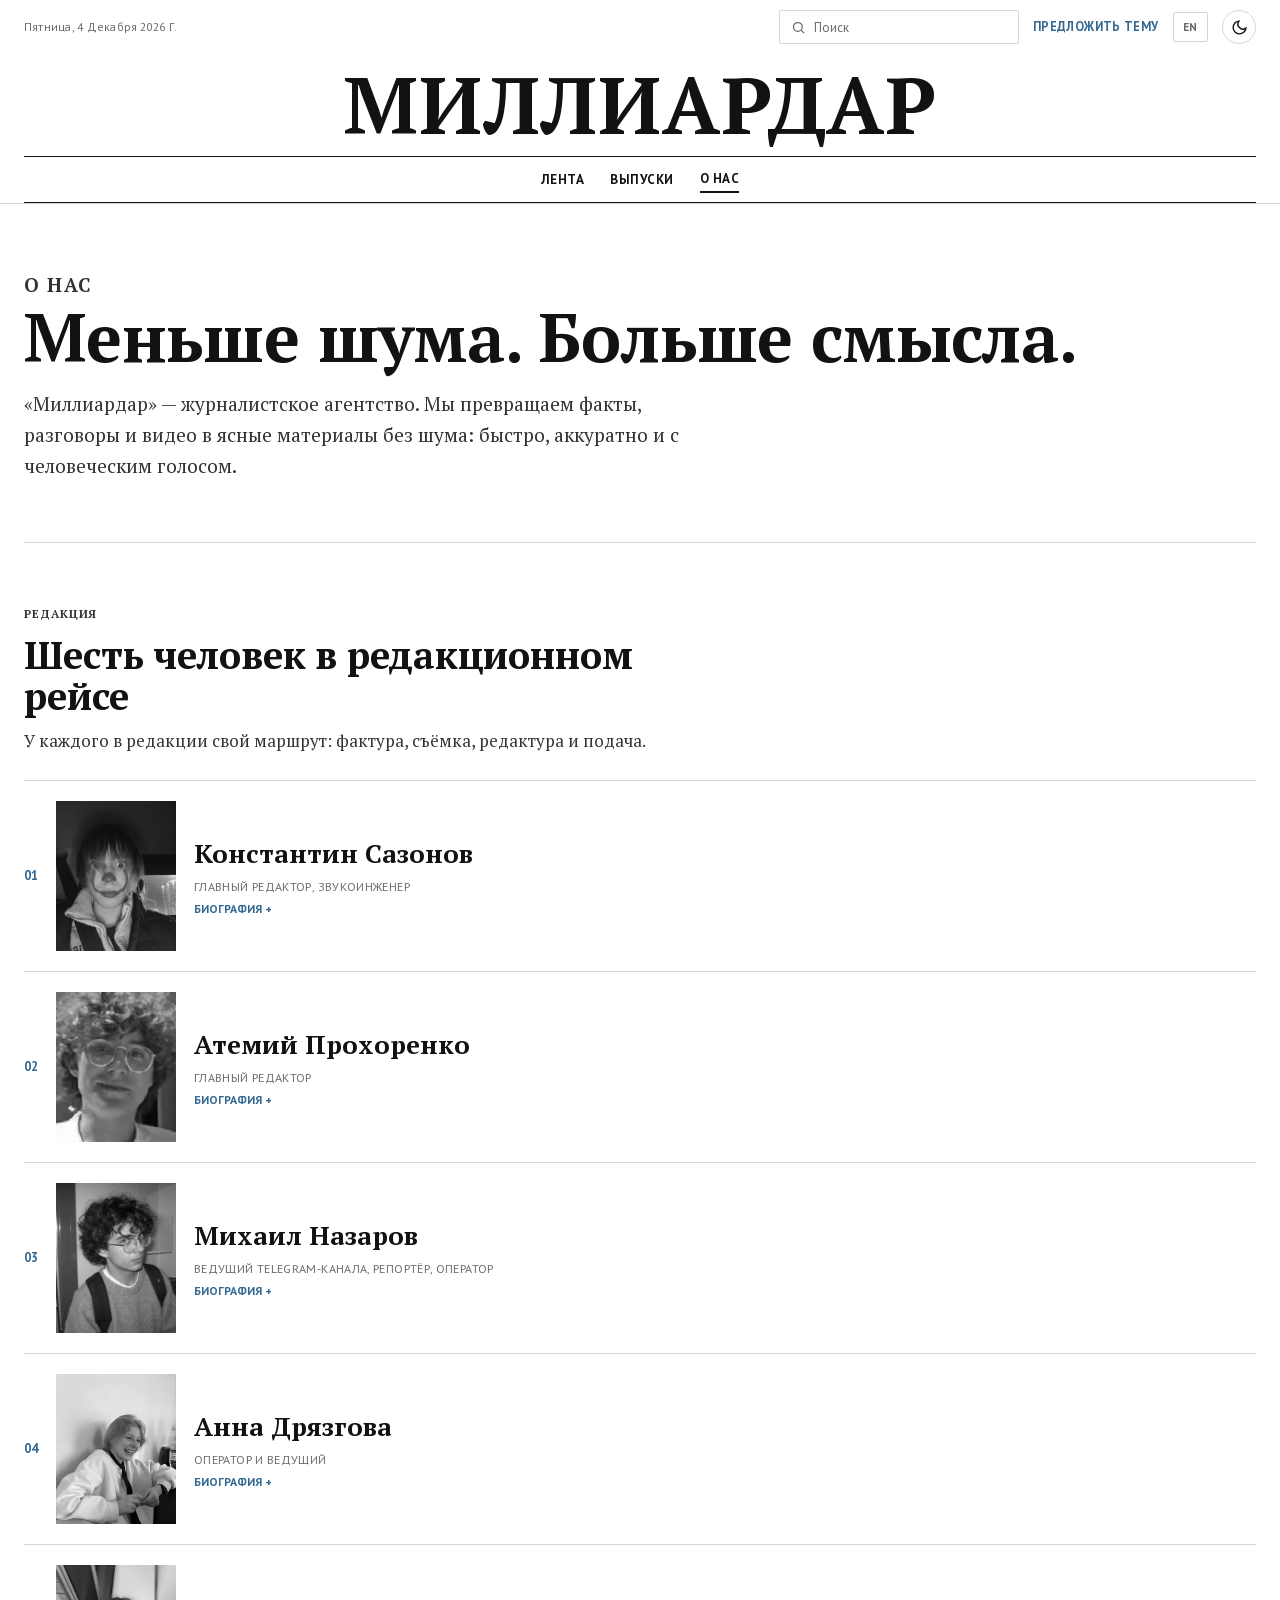
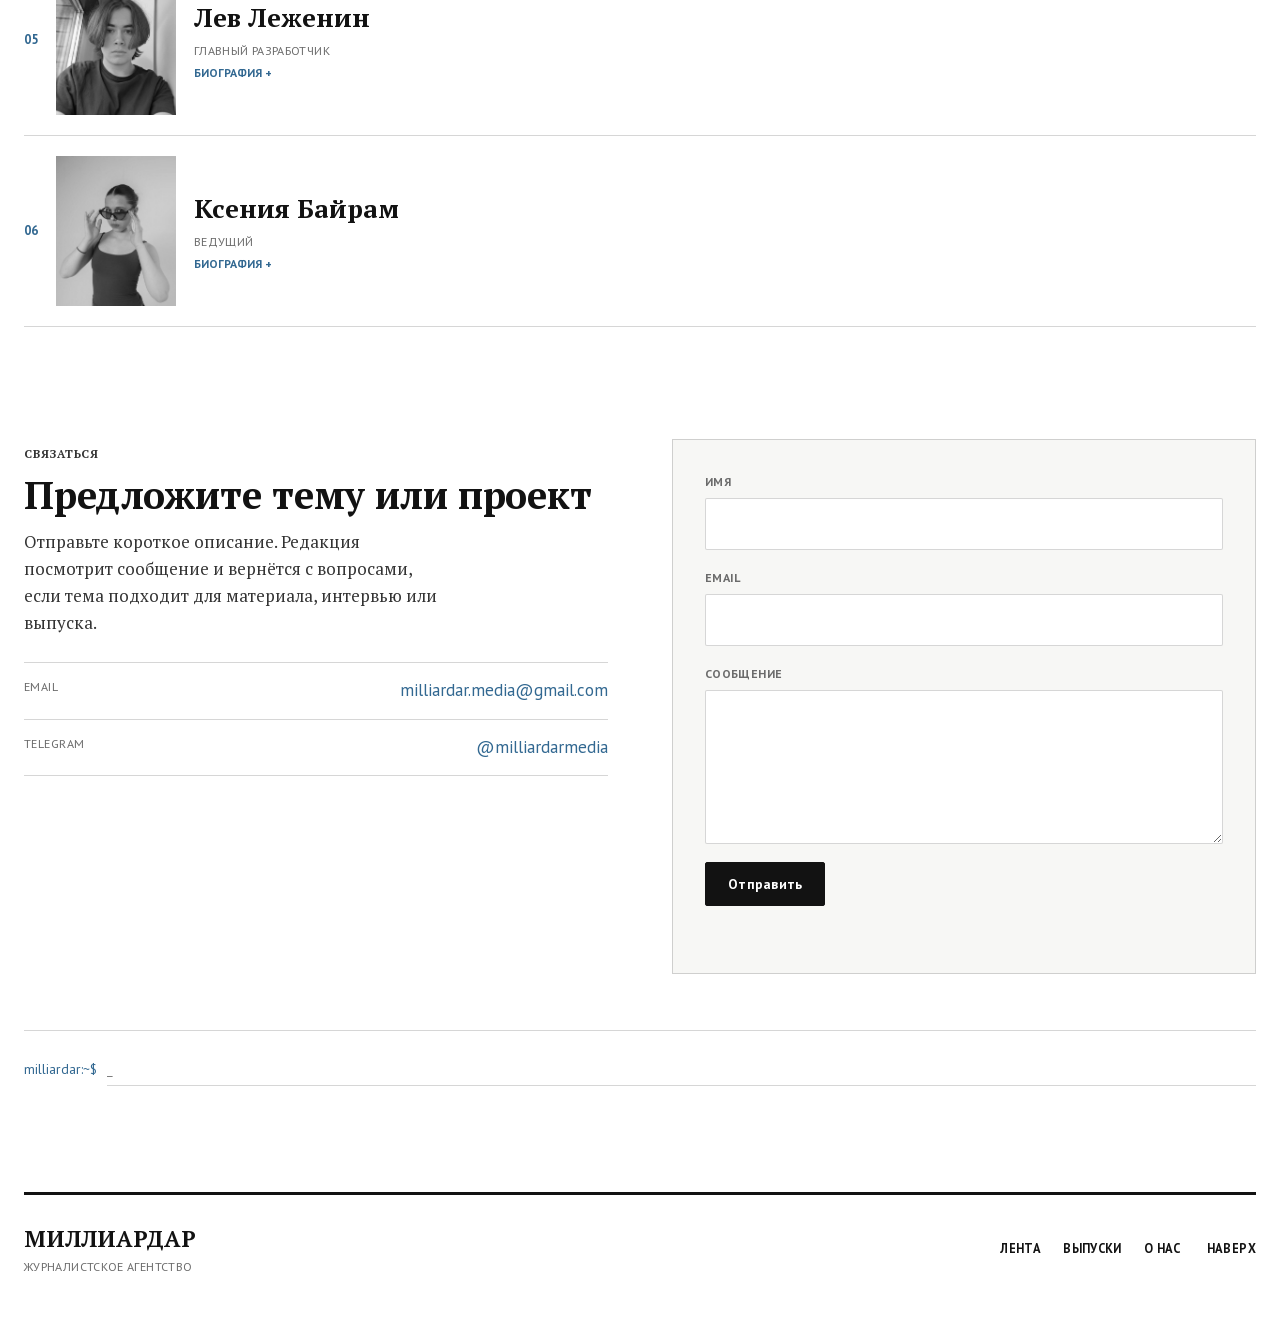
<file: about.html>
<!doctype html>
<html lang="ru">
  <head>
    <meta charset="UTF-8" />
    <meta name="viewport" content="width=device-width, initial-scale=1.0" />
    <script>
      (function () {
        try {
          var t = localStorage.getItem("theme") || (window.matchMedia && window.matchMedia("(prefers-color-scheme: dark)").matches ? "dark" : "light");
          document.documentElement.dataset.theme = t;
        } catch (e) {
          document.documentElement.dataset.theme = "light";
        }
      })();
    </script>
    <meta name="description" content="О журналистском агентстве «Миллиардар»: команда, принципы работы и контакты." />
    <title>О нас — Миллиардар</title>
    <link rel="icon" href="/assets/logo-favicon.png?v=20260620-tab" type="image/png" />
    <link rel="canonical" href="https://milliardarmedia.ru/about" />
    <link rel="alternate" hreflang="ru" href="https://milliardarmedia.ru/about" />
    <link rel="alternate" hreflang="en" href="https://milliardarmedia.ru/en/about" />
    <link rel="alternate" hreflang="x-default" href="https://milliardarmedia.ru/about" />
    <meta property="og:type" content="website" />
    <meta property="og:site_name" content="Миллиардар" />
    <meta property="og:title" content="О нас — Миллиардар" />
    <meta property="og:description" content="Команда, принципы работы и контакты журналистского агентства «Миллиардар»." />
    <meta property="og:url" content="https://milliardarmedia.ru/about" />
    <meta property="og:image" content="https://milliardarmedia.ru/assets/logo-generated-full.png" />
    <meta property="og:locale" content="ru_RU" />
    <meta property="og:locale:alternate" content="en_US" />
    <meta name="twitter:card" content="summary_large_image" />
    <meta name="twitter:title" content="О нас — Миллиардар" />
    <meta name="twitter:description" content="Команда, принципы работы и контакты агентства «Миллиардар»." />
    <meta name="twitter:image" content="https://milliardarmedia.ru/assets/logo-generated-full.png" />
    <link rel="alternate" type="application/rss+xml" title="Миллиардар — лента" href="/rss.xml" />
    <link rel="preload" href="/assets/fonts/ptserif-400-normal-cyrillic.woff2" as="font" type="font/woff2" crossorigin />
    <link rel="preload" href="/assets/fonts/ptsans-400-normal-cyrillic.woff2" as="font" type="font/woff2" crossorigin />
    <link rel="stylesheet" href="/fonts.css?v=20260620-nyt14" />
    <link rel="stylesheet" href="/styles.css?v=20260620-nyt14" />
  </head>
  <body class="about-page">
    <header class="site-header">
      <div class="masthead-top">
        <span class="masthead-date" data-date></span>
        <div class="masthead-tools">
          <form class="nav-search" role="search" action="/feed" method="get">
            <svg viewBox="0 0 24 24" aria-hidden="true">
              <circle cx="11" cy="11" r="7" /><path d="m21 21-4.3-4.3" />
            </svg>
            <label class="visually-hidden" for="about-search-input">Поиск по ленте</label>
            <input id="about-search-input" name="q" type="search" autocomplete="off" placeholder="Поиск" />
          </form>
          <a class="header-cta" href="#contact-form">Предложить тему</a>
          <a class="lang-switch" href="/en/about" hreflang="en" aria-label="In English">EN</a>
          <button class="theme-toggle" type="button" data-theme-toggle aria-label="Переключить тему" aria-pressed="false">
            <svg class="icon-moon" viewBox="0 0 24 24" aria-hidden="true"><path d="M21 12.8A9 9 0 1 1 11.2 3 7 7 0 0 0 21 12.8Z" /></svg>
            <svg class="icon-sun" viewBox="0 0 24 24" aria-hidden="true"><circle cx="12" cy="12" r="4" /><path d="M12 2v2M12 20v2M4 12H2M22 12h-2M5 5l1.5 1.5M17.5 17.5 19 19M19 5l-1.5 1.5M6.5 17.5 5 19" /></svg>
          </button>
        </div>
      </div>

      <a class="brand" href="/" aria-label="Миллиардар - главная">
        <span class="brand-name">Миллиардар</span>
      </a>

      <nav class="site-nav" aria-label="Разделы">
        <a href="/feed">Лента</a>
        <a href="/podcasts">Выпуски</a>
        <a href="/about" aria-current="page">О нас</a>
      </nav>
    </header>

    <main id="top">
      <section class="about-lead reveal">
        <p class="section-kicker">О нас</p>
        <h1>Меньше шума. Больше смысла.</h1>
        <p>
          «Миллиардар» — журналистское агентство. Мы превращаем факты, разговоры
          и видео в ясные материалы без шума: быстро, аккуратно и с человеческим голосом.
        </p>
      </section>

      <section id="team" class="section crew-section reveal" aria-labelledby="team-title">
        <div class="section-lead">
          <p class="section-kicker">Редакция</p>
          <h2 id="team-title">Шесть человек в редакционном рейсе</h2>
          <p>
            У каждого в редакции свой маршрут: фактура, съёмка, редактура и подача.
          </p>
        </div>

        <div class="team-grid">
          <details class="person">
            <summary class="person-summary">
              <span class="person-number">01</span>
              <span class="portrait-shell">
                <img
                  class="portrait portrait-konstantin"
                  src="[data-uri]"
                  data-src="/assets/konstantin-sazonov-color.jpg"
                  data-fallback="/assets/konstantin-sazonov-placeholder.svg"
                  alt="Константин Сазонов"
                  decoding="async"
                />
              </span>
              <span class="person-info">
                <span>Главный редактор, звукоинженер</span>
                <strong>Константин Сазонов</strong>
                <em>Биография</em>
              </span>
            </summary>
            <div class="person-bio">
              <p>
                День рождения: 2 октября. Константин отвечает за редакционную
                линию «Миллиардара»: выбирает темы, собирает фактуру и доводит
                материалы до ясной, точной формы. Его зона внимания - структура
                выпуска, проверка источников и общий тон агентства: чтобы
                материал держался на фактах, но оставался живым и человеческим.
              </p>
            </div>
          </details>

          <details class="person">
            <summary class="person-summary">
              <span class="person-number">02</span>
              <span class="portrait-shell">
                <img
                  class="portrait portrait-atemiy"
                  src="[data-uri]"
                  data-src="/assets/prokhorenko-atemiy-color.jpg"
                  data-fallback="/assets/prokhorenko-atemiy-placeholder.svg"
                  alt="Атемий Прохоренко"
                  decoding="async"
                />
              </span>
              <span class="person-info">
                <span>Главный редактор</span>
                <strong>Атемий Прохоренко</strong>
                <em>Биография</em>
              </span>
            </summary>
            <div class="person-bio">
              <p>
                День рождения: 15 сентября. Атемий работает с редакционной
                логикой и финальной сборкой материалов: уточняет формулировки,
                сверяет факты и помогает отделять сильный повод от лишнего шума.
                В его зоне внимания - аргументация, порядок в тексте и спокойная
                уверенность, с которой история выходит к читателю.
              </p>
            </div>
          </details>

          <details class="person">
            <summary class="person-summary">
              <span class="person-number">03</span>
              <span class="portrait-shell">
                <img
                  class="portrait portrait-mikhail"
                  src="[data-uri]"
                  data-src="/assets/mikhail-nazarov-color.jpg"
                  data-fallback="/assets/mikhail-nazarov-placeholder.svg"
                  alt="Михаил Назаров"
                  decoding="async"
                />
              </span>
              <span class="person-info">
                <span>Ведущий Telegram-канала, репортёр, оператор</span>
                <strong>Михаил Назаров</strong>
                <em>Биография</em>
              </span>
            </summary>
            <div class="person-bio">
              <p>
                День рождения: 3 июня. Михаил работает с визуальным языком
                агентства: съёмкой, светом, композицией и ритмом кадра. Он
                помогает материалам звучать не только текстом, но и изображением,
                которое удерживает внимание и задаёт выпуску нужный темп.
              </p>
            </div>
          </details>

          <details class="person">
            <summary class="person-summary">
              <span class="person-number">04</span>
              <span class="portrait-shell">
                <img
                  class="portrait portrait-anna"
                  src="[data-uri]"
                  data-src="/assets/anna-dryazgova-color.jpg"
                  data-fallback="/assets/anna-dryazgova-placeholder.svg"
                  alt="Анна Дрязгова"
                  decoding="async"
                />
              </span>
              <span class="person-info">
                <span>Оператор и ведущий</span>
                <strong>Анна Дрязгова</strong>
                <em>Биография</em>
              </span>
            </summary>
            <div class="person-bio">
              <p>
                День рождения: 7 октября. Анна ведёт Telegram-направление
                «Миллиардара»: следит за темами, готовит короткие выпуски и
                помогает быстро превращать наблюдения редакции в понятные
                публикации. В репортажах она отвечает за живую подачу, контакт с
                героями и внимание к деталям, из которых складывается история.
              </p>
            </div>
          </details>
          <details class="person">
            <summary class="person-summary">
              <span class="person-number">05</span>
              <span class="portrait-shell">
                <img
                  class="portrait portrait-lev"
                  src="[data-uri]"
                  data-src="/assets/lev-lezhenin-color.jpg"
                  data-fallback="/assets/lev-lezhenin-placeholder.svg"
                  alt="Лев Леженин"
                  decoding="async"
                />
              </span>
              <span class="person-info">
                <span>Главный разработчик</span>
                <strong>Лев Леженин</strong>
                <em>Биография</em>
              </span>
            </summary>
            <div class="person-bio">
              <p>
                Лев отвечает за техническую сторону «Миллиардара»: сайт,
                инфраструктуру и инструменты редакции. Его зона внимания —
                стабильность, скорость и развитие платформы, на которой
                выходят материалы.
              </p>
            </div>
          </details>
          <details class="person">
            <summary class="person-summary">
              <span class="person-number">06</span>
              <span class="portrait-shell">
                <img
                  class="portrait portrait-ksenia"
                  src="[data-uri]"
                  data-src="/assets/ksenia-bayram-color.jpg"
                  data-fallback="/assets/ksenia-bayram-placeholder.svg"
                  alt="Ксения Байрам"
                  decoding="async"
                />
              </span>
              <span class="person-info">
                <span>Ведущий</span>
                <strong>Ксения Байрам</strong>
                <em>Биография</em>
              </span>
            </summary>
            <div class="person-bio">
              <p>
                День рождения: 16 октября. Ксения ведёт эфиры и выпуски
                «Миллиардара»: задаёт тон разговору, держит ритм и помогает
                героям раскрыться в кадре.
              </p>
            </div>
          </details>
        </div>
      </section>

      <section id="contacts" class="section leasing-section reveal">
        <div class="leasing-copy">
          <p class="section-kicker">Связаться</p>
          <h2>Предложите тему или проект</h2>
          <p>
            Отправьте короткое описание. Редакция посмотрит сообщение и вернётся
            с вопросами, если тема подходит для материала, интервью или выпуска.
          </p>
          <ul class="contact-list">
            <li>
              <span>Email</span>
              <a href="mailto:milliardar.media@gmail.com">milliardar.media@gmail.com</a>
            </li>
            <li>
              <span>Telegram</span>
              <a href="https://t.me/milliardarmedia">@milliardarmedia</a>
            </li>
          </ul>
        </div>

        <form
          id="contact-form"
          class="contact-form"
          action="https://formsubmit.co/ajax/milliardar.media@gmail.com"
          method="POST"
          novalidate
        >
          <input type="text" name="_honey" class="hidden-field" tabindex="-1" autocomplete="off" />
          <input type="hidden" name="_subject" value="Новое сообщение с сайта Миллиардар" />
          <input type="hidden" name="_template" value="table" />
          <label>
            <span>Имя</span>
            <input name="name" type="text" autocomplete="name" required />
          </label>
          <label>
            <span>Email</span>
            <input
              name="email"
              type="text"
              inputmode="email"
              autocomplete="email"
              pattern="[^@\s]+@[^@\s]+\.[^@\s]+"
              required
            />
          </label>
          <label>
            <span>Сообщение</span>
            <textarea name="message" rows="5" required></textarea>
          </label>
          <button class="button button-primary" type="submit">Отправить</button>
          <p class="form-note" aria-live="polite"></p>
        </form>
      </section>
    </main>

    <section class="command-console" aria-label="Консоль команд">
      <form class="console-form" id="command-console">
        <span aria-hidden="true">milliardar:~$</span>
        <label class="visually-hidden" for="command-input">Команда</label>
        <input
          id="command-input"
          name="command"
          type="text"
          autocomplete="off"
          spellcheck="false"
          placeholder="_"
        />
      </form>
      <p class="console-output" aria-live="polite"></p>
    </section>

    <footer class="site-footer">
      <div>
        <strong>Миллиардар</strong>
        <span>Журналистское агентство</span>
      </div>
      <nav aria-label="Навигация в подвале">
        <a href="/feed">Лента</a>
        <a href="/podcasts">Выпуски</a>
        <a href="/about">О нас</a>
      </nav>
      <a href="#top">Наверх</a>
    </footer>

    <div class="rickroll-modal" id="rickroll-modal" aria-hidden="true" role="dialog" aria-label="Сюрприз">
      <button class="rickroll-close" type="button" aria-label="Закрыть видео">×</button>
      <div class="rickroll-frame">
        <video
          title="Rick Astley - Never Gonna Give You Up"
          data-src="/assets/rickroll.mp4"
          preload="none"
          controls
          playsinline
        ></video>
      </div>
    </div>

    <script src="/motion.js?v=20260620-nyt14"></script>
    <script src="/navigation.js?v=20260620-nyt14"></script>
    <script src="/script.js?v=20260620-nyt14"></script>
  </body>
</html>
</file>
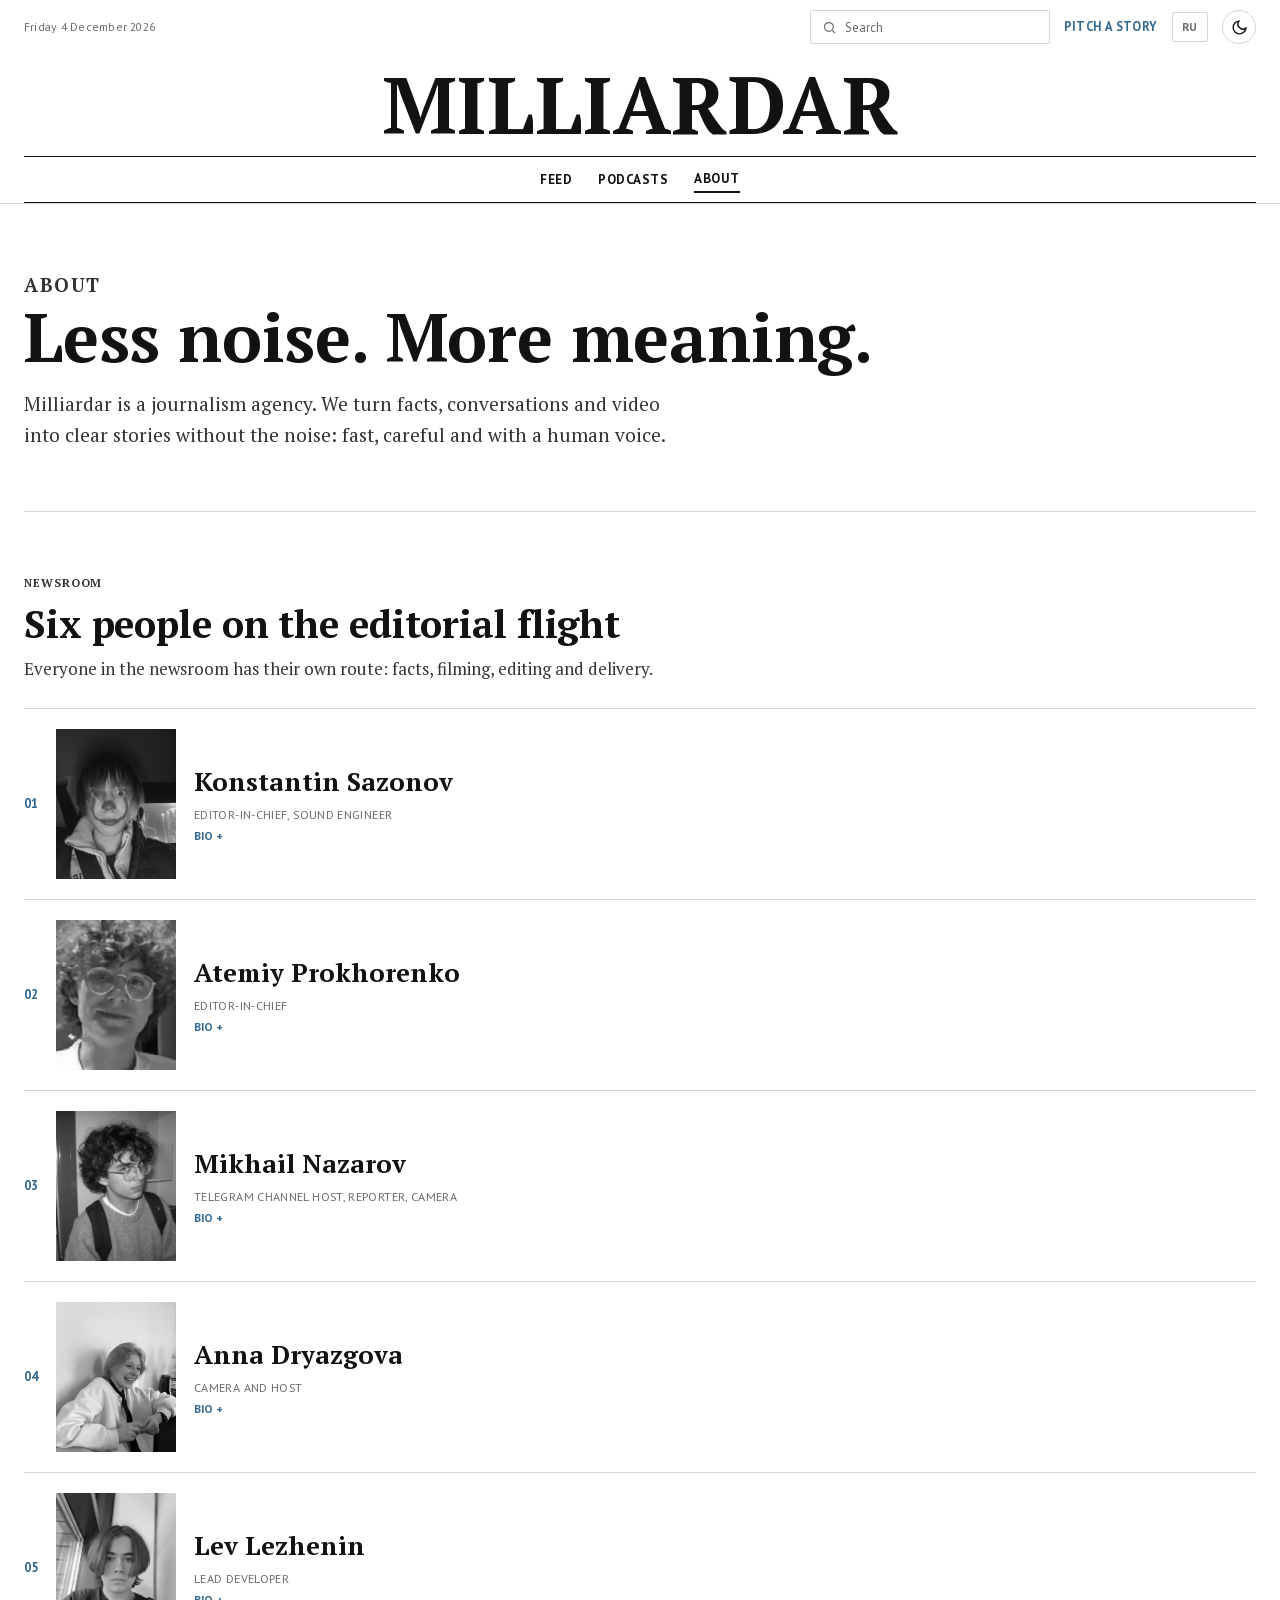
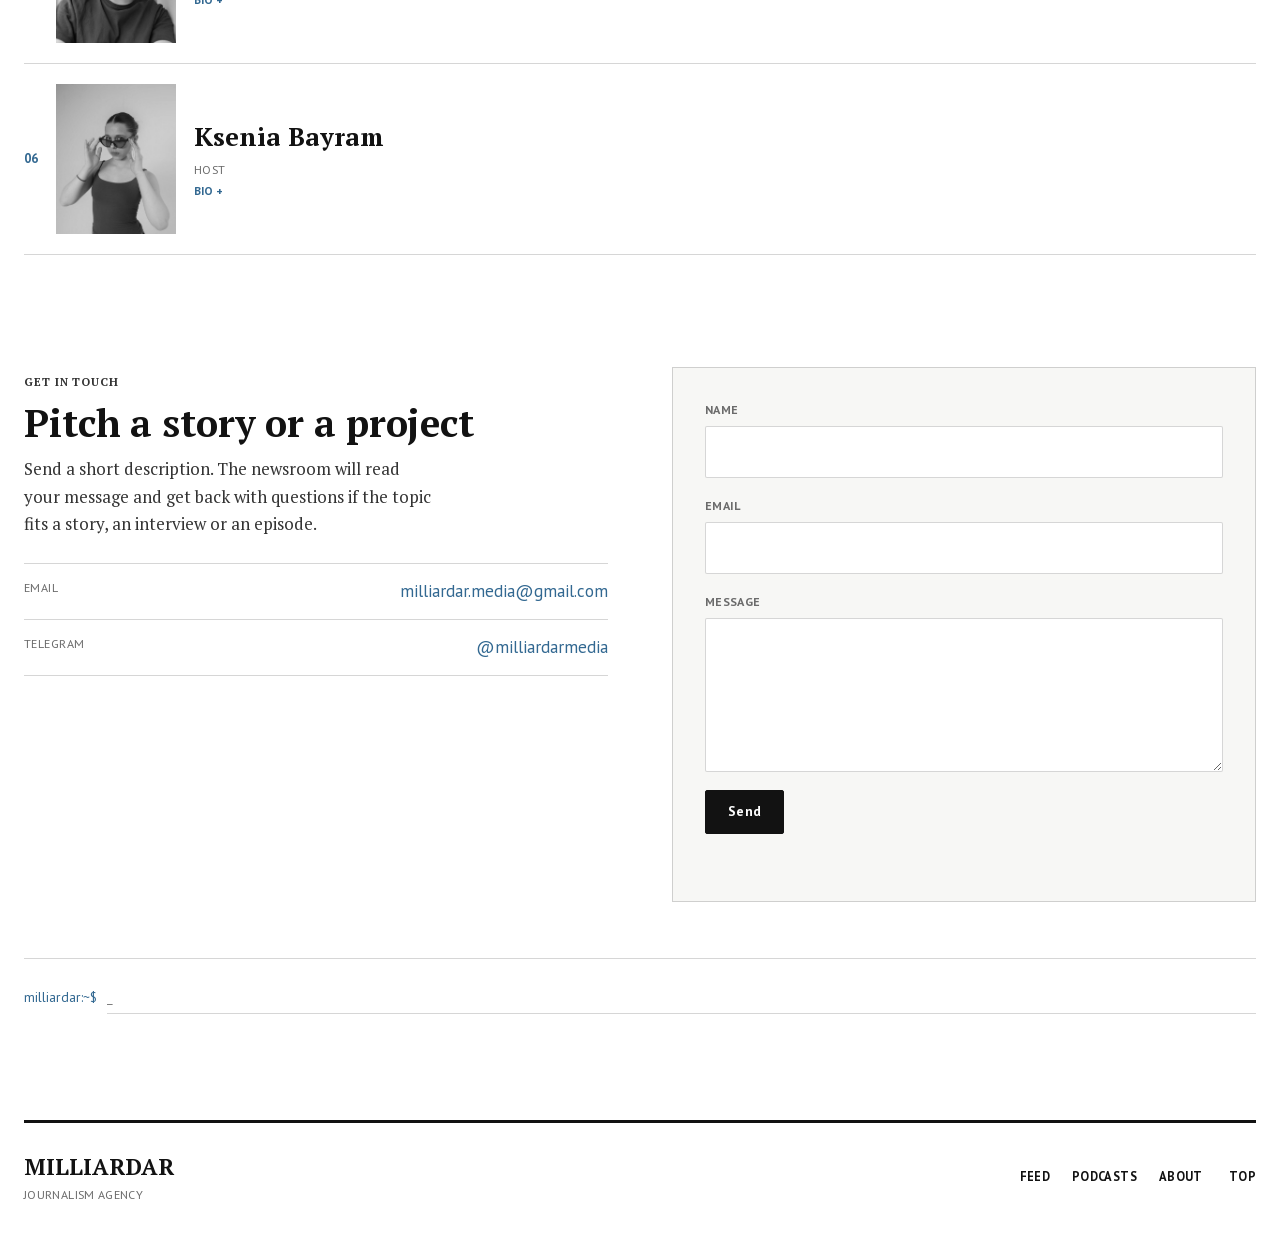
<file: en/about.html>
<!doctype html>
<html lang="en">
  <head>
    <meta charset="UTF-8" />
    <meta name="viewport" content="width=device-width, initial-scale=1.0" />
    <script>
      (function () {
        try {
          var t = localStorage.getItem("theme") || (window.matchMedia && window.matchMedia("(prefers-color-scheme: dark)").matches ? "dark" : "light");
          document.documentElement.dataset.theme = t;
        } catch (e) {
          document.documentElement.dataset.theme = "light";
        }
      })();
    </script>
    <meta name="description" content="About the Milliardar journalism agency: the team, how we work, and contacts." />
    <title>About — Milliardar</title>
    <link rel="icon" href="/assets/logo-favicon.png?v=20260620-tab" type="image/png" />
    <link rel="canonical" href="https://milliardarmedia.ru/en/about" />
    <link rel="alternate" hreflang="en" href="https://milliardarmedia.ru/en/about" />
    <link rel="alternate" hreflang="ru" href="https://milliardarmedia.ru/about" />
    <link rel="alternate" hreflang="x-default" href="https://milliardarmedia.ru/about" />
    <meta property="og:type" content="website" />
    <meta property="og:site_name" content="Milliardar" />
    <meta property="og:title" content="About — Milliardar" />
    <meta property="og:description" content="The team, how we work, and contacts of the Milliardar journalism agency." />
    <meta property="og:url" content="https://milliardarmedia.ru/en/about" />
    <meta property="og:image" content="https://milliardarmedia.ru/assets/logo-generated-full.png" />
    <meta property="og:locale" content="en_US" />
    <meta property="og:locale:alternate" content="ru_RU" />
    <meta name="twitter:card" content="summary_large_image" />
    <meta name="twitter:title" content="About — Milliardar" />
    <meta name="twitter:description" content="The team, how we work, and contacts of the Milliardar agency." />
    <meta name="twitter:image" content="https://milliardarmedia.ru/assets/logo-generated-full.png" />
    <link rel="alternate" type="application/rss+xml" title="Milliardar — feed" href="/rss.xml" />
    <link rel="preload" href="/assets/fonts/ptserif-400-normal-latin.woff2" as="font" type="font/woff2" crossorigin />
    <link rel="preload" href="/assets/fonts/ptsans-400-normal-latin.woff2" as="font" type="font/woff2" crossorigin />
    <link rel="stylesheet" href="/fonts.css?v=20260620-nyt14" />
    <link rel="stylesheet" href="/styles.css?v=20260620-nyt14" />
  </head>
  <body class="about-page">
    <header class="site-header">
      <div class="masthead-top">
        <span class="masthead-date" data-date></span>
        <div class="masthead-tools">
          <form class="nav-search" role="search" action="/en/feed" method="get">
            <svg viewBox="0 0 24 24" aria-hidden="true">
              <circle cx="11" cy="11" r="7" /><path d="m21 21-4.3-4.3" />
            </svg>
            <label class="visually-hidden" for="about-search-input">Search the feed</label>
            <input id="about-search-input" name="q" type="search" autocomplete="off" placeholder="Search" />
          </form>
          <a class="header-cta" href="#contact-form">Pitch a story</a>
          <a class="lang-switch" href="/about" hreflang="ru" aria-label="На русском">RU</a>
          <button class="theme-toggle" type="button" data-theme-toggle aria-label="Toggle theme" aria-pressed="false">
            <svg class="icon-moon" viewBox="0 0 24 24" aria-hidden="true"><path d="M21 12.8A9 9 0 1 1 11.2 3 7 7 0 0 0 21 12.8Z" /></svg>
            <svg class="icon-sun" viewBox="0 0 24 24" aria-hidden="true"><circle cx="12" cy="12" r="4" /><path d="M12 2v2M12 20v2M4 12H2M22 12h-2M5 5l1.5 1.5M17.5 17.5 19 19M19 5l-1.5 1.5M6.5 17.5 5 19" /></svg>
          </button>
        </div>
      </div>

      <a class="brand" href="/en/" aria-label="Milliardar - home">
        <span class="brand-name">Milliardar</span>
      </a>

      <nav class="site-nav" aria-label="Sections">
        <a href="/en/feed">Feed</a>
        <a href="/en/podcasts">Podcasts</a>
        <a href="/en/about" aria-current="page">About</a>
      </nav>
    </header>

    <main id="top">
      <section class="about-lead reveal">
        <p class="section-kicker">About</p>
        <h1>Less noise. More meaning.</h1>
        <p>
          Milliardar is a journalism agency. We turn facts, conversations
          and video into clear stories without the noise: fast, careful and
          with a human voice.
        </p>
      </section>

      <section id="team" class="section crew-section reveal" aria-labelledby="team-title">
        <div class="section-lead">
          <p class="section-kicker">Newsroom</p>
          <h2 id="team-title">Six people on the editorial flight</h2>
          <p>
            Everyone in the newsroom has their own route: facts, filming,
            editing and delivery.
          </p>
        </div>

        <div class="team-grid">
          <details class="person">
            <summary class="person-summary">
              <span class="person-number">01</span>
              <span class="portrait-shell">
                <img
                  class="portrait portrait-konstantin"
                  src="[data-uri]"
                  data-src="/assets/konstantin-sazonov-color.jpg"
                  data-fallback="/assets/konstantin-sazonov-placeholder.svg"
                  alt="Konstantin Sazonov"
                  decoding="async"
                />
              </span>
              <span class="person-info">
                <span>Editor-in-chief, sound engineer</span>
                <strong>Konstantin Sazonov</strong>
                <em>Bio</em>
              </span>
            </summary>
            <div class="person-bio">
              <p>
                Birthday: October 2. Konstantin owns Milliardar's editorial
                line: he picks the topics, gathers the facts and brings stories
                to a clear, precise form. His focus is the structure of an
                issue, source-checking and the agency's overall tone — so a
                story rests on facts yet stays alive and human.
              </p>
            </div>
          </details>

          <details class="person">
            <summary class="person-summary">
              <span class="person-number">02</span>
              <span class="portrait-shell">
                <img
                  class="portrait portrait-atemiy"
                  src="[data-uri]"
                  data-src="/assets/prokhorenko-atemiy-color.jpg"
                  data-fallback="/assets/prokhorenko-atemiy-placeholder.svg"
                  alt="Atemiy Prokhorenko"
                  decoding="async"
                />
              </span>
              <span class="person-info">
                <span>Editor-in-chief</span>
                <strong>Atemiy Prokhorenko</strong>
                <em>Bio</em>
              </span>
            </summary>
            <div class="person-bio">
              <p>
                Birthday: September 15. Atemiy works with editorial logic and
                the final assembly of stories: he sharpens the wording, checks
                the facts and helps separate a strong angle from the noise. His
                focus is the argument, order in the text and the calm confidence
                with which a story reaches the reader.
              </p>
            </div>
          </details>

          <details class="person">
            <summary class="person-summary">
              <span class="person-number">03</span>
              <span class="portrait-shell">
                <img
                  class="portrait portrait-mikhail"
                  src="[data-uri]"
                  data-src="/assets/mikhail-nazarov-color.jpg"
                  data-fallback="/assets/mikhail-nazarov-placeholder.svg"
                  alt="Mikhail Nazarov"
                  decoding="async"
                />
              </span>
              <span class="person-info">
                <span>Telegram channel host, reporter, camera</span>
                <strong>Mikhail Nazarov</strong>
                <em>Bio</em>
              </span>
            </summary>
            <div class="person-bio">
              <p>
                Birthday: June 3. Mikhail works with the agency's visual
                language: filming, light, composition and the rhythm of the
                frame. He helps stories speak not only through text but through
                an image that holds attention and sets the right pace for an
                issue.
              </p>
            </div>
          </details>

          <details class="person">
            <summary class="person-summary">
              <span class="person-number">04</span>
              <span class="portrait-shell">
                <img
                  class="portrait portrait-anna"
                  src="[data-uri]"
                  data-src="/assets/anna-dryazgova-color.jpg"
                  data-fallback="/assets/anna-dryazgova-placeholder.svg"
                  alt="Anna Dryazgova"
                  decoding="async"
                />
              </span>
              <span class="person-info">
                <span>Camera and host</span>
                <strong>Anna Dryazgova</strong>
                <em>Bio</em>
              </span>
            </summary>
            <div class="person-bio">
              <p>
                Birthday: October 7. Anna runs Milliardar's Telegram direction:
                she follows the topics, prepares short releases and helps turn
                the newsroom's observations into clear posts quickly. In
                reports she handles the lively delivery, the contact with
                people and the attention to detail a story is built from.
              </p>
            </div>
          </details>
          <details class="person">
            <summary class="person-summary">
              <span class="person-number">05</span>
              <span class="portrait-shell">
                <img
                  class="portrait portrait-lev"
                  src="[data-uri]"
                  data-src="/assets/lev-lezhenin-color.jpg"
                  data-fallback="/assets/lev-lezhenin-placeholder.svg"
                  alt="Lev Lezhenin"
                  decoding="async"
                />
              </span>
              <span class="person-info">
                <span>Lead developer</span>
                <strong>Lev Lezhenin</strong>
                <em>Bio</em>
              </span>
            </summary>
            <div class="person-bio">
              <p>
                Lev owns the technical side of Milliardar: the website,
                the infrastructure and the newsroom's tools. His focus is
                stability, speed and the platform the stories run on.
              </p>
            </div>
          </details>
          <details class="person">
            <summary class="person-summary">
              <span class="person-number">06</span>
              <span class="portrait-shell">
                <img
                  class="portrait portrait-ksenia"
                  src="[data-uri]"
                  data-src="/assets/ksenia-bayram-color.jpg"
                  data-fallback="/assets/ksenia-bayram-placeholder.svg"
                  alt="Ksenia Bayram"
                  decoding="async"
                />
              </span>
              <span class="person-info">
                <span>Host</span>
                <strong>Ksenia Bayram</strong>
                <em>Bio</em>
              </span>
            </summary>
            <div class="person-bio">
              <p>
                Birthday: October 16. Ksenia hosts Milliardar's broadcasts and
                episodes: she sets the tone of the conversation, keeps the
                rhythm and helps guests open up on camera.
              </p>
            </div>
          </details>
        </div>
      </section>

      <section id="contacts" class="section leasing-section reveal">
        <div class="leasing-copy">
          <p class="section-kicker">Get in touch</p>
          <h2>Pitch a story or a project</h2>
          <p>
            Send a short description. The newsroom will read your message and
            get back with questions if the topic fits a story, an interview or
            an episode.
          </p>
          <ul class="contact-list">
            <li>
              <span>Email</span>
              <a href="mailto:milliardar.media@gmail.com">milliardar.media@gmail.com</a>
            </li>
            <li>
              <span>Telegram</span>
              <a href="https://t.me/milliardarmedia">@milliardarmedia</a>
            </li>
          </ul>
        </div>

        <form
          id="contact-form"
          class="contact-form"
          action="https://formsubmit.co/ajax/milliardar.media@gmail.com"
          method="POST"
          novalidate
        >
          <input type="text" name="_honey" class="hidden-field" tabindex="-1" autocomplete="off" />
          <input type="hidden" name="_subject" value="New message from the Milliardar site" />
          <input type="hidden" name="_template" value="table" />
          <label>
            <span>Name</span>
            <input name="name" type="text" autocomplete="name" required />
          </label>
          <label>
            <span>Email</span>
            <input
              name="email"
              type="text"
              inputmode="email"
              autocomplete="email"
              pattern="[^@\s]+@[^@\s]+\.[^@\s]+"
              required
            />
          </label>
          <label>
            <span>Message</span>
            <textarea name="message" rows="5" required></textarea>
          </label>
          <button class="button button-primary" type="submit">Send</button>
          <p class="form-note" aria-live="polite"></p>
        </form>
      </section>
    </main>

    <section class="command-console" aria-label="Command console">
      <form class="console-form" id="command-console">
        <span aria-hidden="true">milliardar:~$</span>
        <label class="visually-hidden" for="command-input">Command</label>
        <input
          id="command-input"
          name="command"
          type="text"
          autocomplete="off"
          spellcheck="false"
          placeholder="_"
        />
      </form>
      <p class="console-output" aria-live="polite"></p>
    </section>

    <footer class="site-footer">
      <div>
        <strong>Milliardar</strong>
        <span>Journalism agency</span>
      </div>
      <nav aria-label="Footer navigation">
        <a href="/en/feed">Feed</a>
        <a href="/en/podcasts">Podcasts</a>
        <a href="/en/about">About</a>
      </nav>
      <a href="#top">Top</a>
    </footer>

    <div class="rickroll-modal" id="rickroll-modal" aria-hidden="true" role="dialog" aria-label="Surprise">
      <button class="rickroll-close" type="button" aria-label="Close video">×</button>
      <div class="rickroll-frame">
        <video
          title="Rick Astley - Never Gonna Give You Up"
          data-src="/assets/rickroll.mp4"
          preload="none"
          controls
          playsinline
        ></video>
      </div>
    </div>

    <script src="/motion.js?v=20260620-nyt14"></script>
    <script src="/navigation.js?v=20260620-nyt14"></script>
    <script src="/script.js?v=20260620-nyt14"></script>
  </body>
</html>
</file>
<file: fonts.css>
/* Self-hosted PT Serif / PT Sans (Cyrillic + Latin). Generated from Google Fonts css2. */
@font-face {
  font-family: 'PT Sans';
  font-style: italic;
  font-weight: 400;
  font-display: swap;
  src: url(/assets/fonts/ptsans-400-italic-cyrillic-ext.woff2) format('woff2');
  unicode-range: U+0460-052F, U+1C80-1C8A, U+20B4, U+2DE0-2DFF, U+A640-A69F, U+FE2E-FE2F;
}

@font-face {
  font-family: 'PT Sans';
  font-style: italic;
  font-weight: 400;
  font-display: swap;
  src: url(/assets/fonts/ptsans-400-italic-cyrillic.woff2) format('woff2');
  unicode-range: U+0301, U+0400-045F, U+0490-0491, U+04B0-04B1, U+2116;
}

@font-face {
  font-family: 'PT Sans';
  font-style: italic;
  font-weight: 400;
  font-display: swap;
  src: url(/assets/fonts/ptsans-400-italic-latin-ext.woff2) format('woff2');
  unicode-range: U+0100-02BA, U+02BD-02C5, U+02C7-02CC, U+02CE-02D7, U+02DD-02FF, U+0304, U+0308, U+0329, U+1D00-1DBF, U+1E00-1E9F, U+1EF2-1EFF, U+2020, U+20A0-20AB, U+20AD-20C0, U+2113, U+2C60-2C7F, U+A720-A7FF;
}

@font-face {
  font-family: 'PT Sans';
  font-style: italic;
  font-weight: 400;
  font-display: swap;
  src: url(/assets/fonts/ptsans-400-italic-latin.woff2) format('woff2');
  unicode-range: U+0000-00FF, U+0131, U+0152-0153, U+02BB-02BC, U+02C6, U+02DA, U+02DC, U+0304, U+0308, U+0329, U+2000-206F, U+20AC, U+2122, U+2191, U+2193, U+2212, U+2215, U+FEFF, U+FFFD;
}

@font-face {
  font-family: 'PT Sans';
  font-style: italic;
  font-weight: 700;
  font-display: swap;
  src: url(/assets/fonts/ptsans-700-italic-cyrillic-ext.woff2) format('woff2');
  unicode-range: U+0460-052F, U+1C80-1C8A, U+20B4, U+2DE0-2DFF, U+A640-A69F, U+FE2E-FE2F;
}

@font-face {
  font-family: 'PT Sans';
  font-style: italic;
  font-weight: 700;
  font-display: swap;
  src: url(/assets/fonts/ptsans-700-italic-cyrillic.woff2) format('woff2');
  unicode-range: U+0301, U+0400-045F, U+0490-0491, U+04B0-04B1, U+2116;
}

@font-face {
  font-family: 'PT Sans';
  font-style: italic;
  font-weight: 700;
  font-display: swap;
  src: url(/assets/fonts/ptsans-700-italic-latin-ext.woff2) format('woff2');
  unicode-range: U+0100-02BA, U+02BD-02C5, U+02C7-02CC, U+02CE-02D7, U+02DD-02FF, U+0304, U+0308, U+0329, U+1D00-1DBF, U+1E00-1E9F, U+1EF2-1EFF, U+2020, U+20A0-20AB, U+20AD-20C0, U+2113, U+2C60-2C7F, U+A720-A7FF;
}

@font-face {
  font-family: 'PT Sans';
  font-style: italic;
  font-weight: 700;
  font-display: swap;
  src: url(/assets/fonts/ptsans-700-italic-latin.woff2) format('woff2');
  unicode-range: U+0000-00FF, U+0131, U+0152-0153, U+02BB-02BC, U+02C6, U+02DA, U+02DC, U+0304, U+0308, U+0329, U+2000-206F, U+20AC, U+2122, U+2191, U+2193, U+2212, U+2215, U+FEFF, U+FFFD;
}

@font-face {
  font-family: 'PT Sans';
  font-style: normal;
  font-weight: 400;
  font-display: swap;
  src: url(/assets/fonts/ptsans-400-normal-cyrillic-ext.woff2) format('woff2');
  unicode-range: U+0460-052F, U+1C80-1C8A, U+20B4, U+2DE0-2DFF, U+A640-A69F, U+FE2E-FE2F;
}

@font-face {
  font-family: 'PT Sans';
  font-style: normal;
  font-weight: 400;
  font-display: swap;
  src: url(/assets/fonts/ptsans-400-normal-cyrillic.woff2) format('woff2');
  unicode-range: U+0301, U+0400-045F, U+0490-0491, U+04B0-04B1, U+2116;
}

@font-face {
  font-family: 'PT Sans';
  font-style: normal;
  font-weight: 400;
  font-display: swap;
  src: url(/assets/fonts/ptsans-400-normal-latin-ext.woff2) format('woff2');
  unicode-range: U+0100-02BA, U+02BD-02C5, U+02C7-02CC, U+02CE-02D7, U+02DD-02FF, U+0304, U+0308, U+0329, U+1D00-1DBF, U+1E00-1E9F, U+1EF2-1EFF, U+2020, U+20A0-20AB, U+20AD-20C0, U+2113, U+2C60-2C7F, U+A720-A7FF;
}

@font-face {
  font-family: 'PT Sans';
  font-style: normal;
  font-weight: 400;
  font-display: swap;
  src: url(/assets/fonts/ptsans-400-normal-latin.woff2) format('woff2');
  unicode-range: U+0000-00FF, U+0131, U+0152-0153, U+02BB-02BC, U+02C6, U+02DA, U+02DC, U+0304, U+0308, U+0329, U+2000-206F, U+20AC, U+2122, U+2191, U+2193, U+2212, U+2215, U+FEFF, U+FFFD;
}

@font-face {
  font-family: 'PT Sans';
  font-style: normal;
  font-weight: 700;
  font-display: swap;
  src: url(/assets/fonts/ptsans-700-normal-cyrillic-ext.woff2) format('woff2');
  unicode-range: U+0460-052F, U+1C80-1C8A, U+20B4, U+2DE0-2DFF, U+A640-A69F, U+FE2E-FE2F;
}

@font-face {
  font-family: 'PT Sans';
  font-style: normal;
  font-weight: 700;
  font-display: swap;
  src: url(/assets/fonts/ptsans-700-normal-cyrillic.woff2) format('woff2');
  unicode-range: U+0301, U+0400-045F, U+0490-0491, U+04B0-04B1, U+2116;
}

@font-face {
  font-family: 'PT Sans';
  font-style: normal;
  font-weight: 700;
  font-display: swap;
  src: url(/assets/fonts/ptsans-700-normal-latin-ext.woff2) format('woff2');
  unicode-range: U+0100-02BA, U+02BD-02C5, U+02C7-02CC, U+02CE-02D7, U+02DD-02FF, U+0304, U+0308, U+0329, U+1D00-1DBF, U+1E00-1E9F, U+1EF2-1EFF, U+2020, U+20A0-20AB, U+20AD-20C0, U+2113, U+2C60-2C7F, U+A720-A7FF;
}

@font-face {
  font-family: 'PT Sans';
  font-style: normal;
  font-weight: 700;
  font-display: swap;
  src: url(/assets/fonts/ptsans-700-normal-latin.woff2) format('woff2');
  unicode-range: U+0000-00FF, U+0131, U+0152-0153, U+02BB-02BC, U+02C6, U+02DA, U+02DC, U+0304, U+0308, U+0329, U+2000-206F, U+20AC, U+2122, U+2191, U+2193, U+2212, U+2215, U+FEFF, U+FFFD;
}

@font-face {
  font-family: 'PT Serif';
  font-style: italic;
  font-weight: 400;
  font-display: swap;
  src: url(/assets/fonts/ptserif-400-italic-cyrillic-ext.woff2) format('woff2');
  unicode-range: U+0460-052F, U+1C80-1C8A, U+20B4, U+2DE0-2DFF, U+A640-A69F, U+FE2E-FE2F;
}

@font-face {
  font-family: 'PT Serif';
  font-style: italic;
  font-weight: 400;
  font-display: swap;
  src: url(/assets/fonts/ptserif-400-italic-cyrillic.woff2) format('woff2');
  unicode-range: U+0301, U+0400-045F, U+0490-0491, U+04B0-04B1, U+2116;
}

@font-face {
  font-family: 'PT Serif';
  font-style: italic;
  font-weight: 400;
  font-display: swap;
  src: url(/assets/fonts/ptserif-400-italic-latin-ext.woff2) format('woff2');
  unicode-range: U+0100-02BA, U+02BD-02C5, U+02C7-02CC, U+02CE-02D7, U+02DD-02FF, U+0304, U+0308, U+0329, U+1D00-1DBF, U+1E00-1E9F, U+1EF2-1EFF, U+2020, U+20A0-20AB, U+20AD-20C0, U+2113, U+2C60-2C7F, U+A720-A7FF;
}

@font-face {
  font-family: 'PT Serif';
  font-style: italic;
  font-weight: 400;
  font-display: swap;
  src: url(/assets/fonts/ptserif-400-italic-latin.woff2) format('woff2');
  unicode-range: U+0000-00FF, U+0131, U+0152-0153, U+02BB-02BC, U+02C6, U+02DA, U+02DC, U+0304, U+0308, U+0329, U+2000-206F, U+20AC, U+2122, U+2191, U+2193, U+2212, U+2215, U+FEFF, U+FFFD;
}

@font-face {
  font-family: 'PT Serif';
  font-style: italic;
  font-weight: 700;
  font-display: swap;
  src: url(/assets/fonts/ptserif-700-italic-cyrillic-ext.woff2) format('woff2');
  unicode-range: U+0460-052F, U+1C80-1C8A, U+20B4, U+2DE0-2DFF, U+A640-A69F, U+FE2E-FE2F;
}

@font-face {
  font-family: 'PT Serif';
  font-style: italic;
  font-weight: 700;
  font-display: swap;
  src: url(/assets/fonts/ptserif-700-italic-cyrillic.woff2) format('woff2');
  unicode-range: U+0301, U+0400-045F, U+0490-0491, U+04B0-04B1, U+2116;
}

@font-face {
  font-family: 'PT Serif';
  font-style: italic;
  font-weight: 700;
  font-display: swap;
  src: url(/assets/fonts/ptserif-700-italic-latin-ext.woff2) format('woff2');
  unicode-range: U+0100-02BA, U+02BD-02C5, U+02C7-02CC, U+02CE-02D7, U+02DD-02FF, U+0304, U+0308, U+0329, U+1D00-1DBF, U+1E00-1E9F, U+1EF2-1EFF, U+2020, U+20A0-20AB, U+20AD-20C0, U+2113, U+2C60-2C7F, U+A720-A7FF;
}

@font-face {
  font-family: 'PT Serif';
  font-style: italic;
  font-weight: 700;
  font-display: swap;
  src: url(/assets/fonts/ptserif-700-italic-latin.woff2) format('woff2');
  unicode-range: U+0000-00FF, U+0131, U+0152-0153, U+02BB-02BC, U+02C6, U+02DA, U+02DC, U+0304, U+0308, U+0329, U+2000-206F, U+20AC, U+2122, U+2191, U+2193, U+2212, U+2215, U+FEFF, U+FFFD;
}

@font-face {
  font-family: 'PT Serif';
  font-style: normal;
  font-weight: 400;
  font-display: swap;
  src: url(/assets/fonts/ptserif-400-normal-cyrillic-ext.woff2) format('woff2');
  unicode-range: U+0460-052F, U+1C80-1C8A, U+20B4, U+2DE0-2DFF, U+A640-A69F, U+FE2E-FE2F;
}

@font-face {
  font-family: 'PT Serif';
  font-style: normal;
  font-weight: 400;
  font-display: swap;
  src: url(/assets/fonts/ptserif-400-normal-cyrillic.woff2) format('woff2');
  unicode-range: U+0301, U+0400-045F, U+0490-0491, U+04B0-04B1, U+2116;
}

@font-face {
  font-family: 'PT Serif';
  font-style: normal;
  font-weight: 400;
  font-display: swap;
  src: url(/assets/fonts/ptserif-400-normal-latin-ext.woff2) format('woff2');
  unicode-range: U+0100-02BA, U+02BD-02C5, U+02C7-02CC, U+02CE-02D7, U+02DD-02FF, U+0304, U+0308, U+0329, U+1D00-1DBF, U+1E00-1E9F, U+1EF2-1EFF, U+2020, U+20A0-20AB, U+20AD-20C0, U+2113, U+2C60-2C7F, U+A720-A7FF;
}

@font-face {
  font-family: 'PT Serif';
  font-style: normal;
  font-weight: 400;
  font-display: swap;
  src: url(/assets/fonts/ptserif-400-normal-latin.woff2) format('woff2');
  unicode-range: U+0000-00FF, U+0131, U+0152-0153, U+02BB-02BC, U+02C6, U+02DA, U+02DC, U+0304, U+0308, U+0329, U+2000-206F, U+20AC, U+2122, U+2191, U+2193, U+2212, U+2215, U+FEFF, U+FFFD;
}

@font-face {
  font-family: 'PT Serif';
  font-style: normal;
  font-weight: 700;
  font-display: swap;
  src: url(/assets/fonts/ptserif-700-normal-cyrillic-ext.woff2) format('woff2');
  unicode-range: U+0460-052F, U+1C80-1C8A, U+20B4, U+2DE0-2DFF, U+A640-A69F, U+FE2E-FE2F;
}

@font-face {
  font-family: 'PT Serif';
  font-style: normal;
  font-weight: 700;
  font-display: swap;
  src: url(/assets/fonts/ptserif-700-normal-cyrillic.woff2) format('woff2');
  unicode-range: U+0301, U+0400-045F, U+0490-0491, U+04B0-04B1, U+2116;
}

@font-face {
  font-family: 'PT Serif';
  font-style: normal;
  font-weight: 700;
  font-display: swap;
  src: url(/assets/fonts/ptserif-700-normal-latin-ext.woff2) format('woff2');
  unicode-range: U+0100-02BA, U+02BD-02C5, U+02C7-02CC, U+02CE-02D7, U+02DD-02FF, U+0304, U+0308, U+0329, U+1D00-1DBF, U+1E00-1E9F, U+1EF2-1EFF, U+2020, U+20A0-20AB, U+20AD-20C0, U+2113, U+2C60-2C7F, U+A720-A7FF;
}

@font-face {
  font-family: 'PT Serif';
  font-style: normal;
  font-weight: 700;
  font-display: swap;
  src: url(/assets/fonts/ptserif-700-normal-latin.woff2) format('woff2');
  unicode-range: U+0000-00FF, U+0131, U+0152-0153, U+02BB-02BC, U+02C6, U+02DA, U+02DC, U+0304, U+0308, U+0329, U+2000-206F, U+20AC, U+2122, U+2191, U+2193, U+2212, U+2215, U+FEFF, U+FFFD;
}
</file>
<file: styles.css>
/* ============================================================
   МИЛЛИАРДАР — газетный стиль (The New York Times-inspired)
   Light by default · dark via [data-theme="dark"] · PT Serif/Sans
   ============================================================ */

:root {
  --paper: #ffffff;
  --paper-2: #f7f7f5;
  --paper-3: #efeeea;
  --ink: #121212;
  --ink-soft: #2b2b2b;
  --text: #333333;
  --muted: #6b6b6b;
  --line: rgba(0, 0, 0, 0.16);
  --line-soft: rgba(0, 0, 0, 0.08);
  --rule: #121212;
  --accent: #326891;
  --accent-strong: #1d4d72;

  --serif: "PT Serif", Georgia, "Times New Roman", serif;
  --sans: "PT Sans", system-ui, -apple-system, Arial, sans-serif;

  --max: 1180px;
  --wide: 1280px;
  --ease: cubic-bezier(0.22, 1, 0.36, 1);
  --shadow: 0 16px 40px rgba(0, 0, 0, 0.12);
  color-scheme: light;
}

:root[data-theme="dark"] {
  --paper: #121212;
  --paper-2: #1c1c1c;
  --paper-3: #242424;
  --ink: #f2f2f2;
  --ink-soft: #e2e2e2;
  --text: #cfcfcf;
  --muted: #9a9a9a;
  --line: rgba(255, 255, 255, 0.18);
  --line-soft: rgba(255, 255, 255, 0.09);
  --rule: #f2f2f2;
  --accent: #7ab3d9;
  --accent-strong: #9fcbe8;
  color-scheme: dark;
}

* {
  box-sizing: border-box;
}

html {
  scroll-behavior: smooth;
  -webkit-text-size-adjust: 100%;
}

body {
  min-width: 320px;
  margin: 0;
  background: var(--paper);
  color: var(--text);
  font-family: var(--sans);
  font-size: 17px;
  line-height: 1.6;
  -webkit-font-smoothing: antialiased;
  text-rendering: optimizeLegibility;
}

a {
  color: inherit;
  text-decoration: none;
}

button,
input,
textarea {
  font: inherit;
}

button {
  color: inherit;
}

img,
video {
  display: block;
  max-width: 100%;
}

h1,
h2,
h3,
h4,
p,
dl,
dd,
figure {
  margin: 0;
}

h1,
h2,
h3,
h4 {
  font-family: var(--serif);
  font-weight: 700;
  color: var(--ink);
  line-height: 1.08;
  letter-spacing: -0.003em;
}

::selection {
  background: var(--accent);
  color: #fff;
}

:focus-visible {
  outline: 2px solid var(--accent);
  outline-offset: 3px;
}

.visually-hidden,
.hidden-field {
  position: absolute;
  width: 1px !important;
  height: 1px;
  overflow: hidden;
  clip: rect(0 0 0 0);
  clip-path: inset(50%);
  white-space: nowrap;
}

.wrap {
  width: min(calc(100% - 48px), var(--wide));
  margin: 0 auto;
}

/* ---------- shared editorial bits ---------- */
.section-kicker,
.kicker {
  display: inline-block;
  font-family: var(--sans);
  font-size: 0.72rem;
  font-weight: 700;
  letter-spacing: 0.08em;
  text-transform: uppercase;
  color: var(--accent);
}

/* heavy section rule + label */
.section-rule {
  border-top: 3px solid var(--rule);
  padding-top: 10px;
  margin-bottom: 18px;
}

/* ---------- buttons ---------- */
.button {
  display: inline-flex;
  align-items: center;
  justify-content: center;
  gap: 0.5em;
  min-height: 44px;
  padding: 0 22px;
  border: 1px solid var(--ink);
  border-radius: 2px;
  cursor: pointer;
  font-family: var(--sans);
  font-size: 0.86rem;
  font-weight: 700;
  letter-spacing: 0.02em;
  line-height: 1;
  transition: background 180ms var(--ease), color 180ms var(--ease), border-color 180ms var(--ease);
}

.button-primary {
  background: var(--ink);
  border-color: var(--ink);
  color: var(--paper);
}

.button-primary:hover {
  background: var(--accent-strong);
  border-color: var(--accent-strong);
  color: #fff;
}

.button-glass {
  background: transparent;
  color: var(--ink);
}

.button-glass:hover {
  background: var(--paper-2);
}

/* inline prose links (articles) get the blue */
.post-body a,
.contact-list a,
.feed-actions a,
.lead-cover .tile-arrow {
  color: var(--accent);
}

.post-body a:hover,
.contact-list a:hover,
.feed-actions a:hover {
  text-decoration: underline;
}

/* ============================================================
   MASTHEAD
   ============================================================ */
.site-header {
  background: var(--paper);
  border-bottom: 1px solid var(--line);
}

.masthead-top {
  display: flex;
  align-items: center;
  justify-content: space-between;
  gap: 16px;
  width: min(calc(100% - 48px), var(--wide));
  margin: 0 auto;
  padding: 10px 0;
  font-family: var(--sans);
  font-size: 0.74rem;
}

.masthead-date {
  color: var(--muted);
  letter-spacing: 0.02em;
  text-transform: capitalize;
}

.masthead-tools {
  display: flex;
  align-items: center;
  gap: 14px;
}

.theme-toggle {
  display: inline-grid;
  place-items: center;
  width: 34px;
  height: 34px;
  border: 1px solid var(--line);
  border-radius: 50%;
  background: transparent;
  cursor: pointer;
  color: var(--ink);
  transition: background 180ms var(--ease);
}

.theme-toggle:hover {
  background: var(--paper-2);
}

.theme-toggle svg {
  width: 17px;
  height: 17px;
  fill: none;
  stroke: currentColor;
  stroke-width: 2;
}

.theme-toggle .icon-sun {
  display: none;
}

:root[data-theme="dark"] .theme-toggle .icon-sun {
  display: block;
}

:root[data-theme="dark"] .theme-toggle .icon-moon {
  display: none;
}

/* nameplate */
.brand {
  display: block;
  width: min(calc(100% - 48px), var(--wide));
  margin: 0 auto;
  padding: 12px 0 14px;
  text-align: center;
  color: var(--ink);
}

.brand-mark {
  display: none;
}

.brand-name {
  font-family: var(--serif);
  font-weight: 700;
  font-size: clamp(2.6rem, 7vw, 5rem);
  line-height: 0.95;
  letter-spacing: 0.01em;
  text-transform: uppercase;
}

/* section nav */
.site-nav {
  display: flex;
  flex-wrap: wrap;
  align-items: center;
  justify-content: center;
  gap: 26px;
  width: min(calc(100% - 48px), var(--wide));
  margin: 0 auto;
  padding: 9px 0;
  border-top: 1px solid var(--ink);
  border-bottom: 1px solid var(--ink);
}

.site-nav a {
  position: relative;
  font-family: var(--sans);
  font-size: 0.82rem;
  font-weight: 700;
  letter-spacing: 0.04em;
  text-transform: uppercase;
  color: var(--ink);
  padding: 2px 0;
  transition: color 160ms var(--ease);
}

.site-nav a:hover {
  color: var(--accent);
}

.site-nav a[aria-current="page"] {
  border-bottom: 2px solid var(--ink);
}

/* nav search pill (utility row) */
.nav-search {
  position: relative;
  display: flex;
  align-items: center;
}

.nav-search svg {
  position: absolute;
  left: 12px;
  width: 15px;
  height: 15px;
  fill: none;
  stroke: var(--muted);
  stroke-width: 2;
  pointer-events: none;
}

.nav-search input {
  width: clamp(150px, 24vw, 240px);
  height: 34px;
  padding: 0 14px 0 34px;
  border: 1px solid var(--line);
  border-radius: 2px;
  background: var(--paper);
  color: var(--ink);
  font-family: var(--sans);
  font-size: 0.82rem;
  transition: border-color 160ms var(--ease);
}

.nav-search input::placeholder {
  color: var(--muted);
}

.nav-search input:focus {
  outline: none;
  border-color: var(--ink);
}

.header-cta {
  font-family: var(--sans);
  font-size: 0.78rem;
  font-weight: 700;
  letter-spacing: 0.03em;
  text-transform: uppercase;
  color: var(--accent);
  white-space: nowrap;
}

.header-cta:hover {
  text-decoration: underline;
}

/* ============================================================
   PAGE SHELL
   ============================================================ */
.section {
  width: min(calc(100% - 48px), var(--wide));
  margin: 0 auto;
  padding: clamp(32px, 5vw, 56px) 0;
}

main {
  padding-top: 6px;
}

.archive-section {
  width: min(calc(100% - 48px), var(--wide));
  margin: 0 auto;
  padding: clamp(28px, 4vw, 44px) 0 clamp(40px, 6vw, 72px);
}

.archive-head {
  border-top: 3px solid var(--rule);
  padding-top: 12px;
  margin-bottom: 22px;
}

.archive-head h2 {
  font-size: clamp(1.5rem, 2.4vw, 2.1rem);
  margin: 4px 0 6px;
}

/* Rubric filter bar (segmented pills) */
.filter-bar {
  display: flex;
  flex-wrap: wrap;
  gap: 6px;
  margin-bottom: 20px;
}

.filter-chip {
  padding: 8px 16px;
  border: 0;
  border-radius: 999px;
  background: transparent;
  font-family: var(--sans);
  font-size: 0.92rem;
  font-weight: 700;
  color: var(--muted);
  cursor: pointer;
  transition: background 160ms var(--ease), color 160ms var(--ease);
}

.filter-chip:hover {
  color: var(--ink);
}

.filter-chip.is-active {
  background: var(--paper-2);
  color: var(--ink);
}

:root[data-theme="dark"] .filter-chip.is-active {
  background: var(--paper-3);
}

.feed-status,
.podcasts-status {
  font-family: var(--sans);
  font-size: 0.82rem;
  color: var(--muted);
}

.feed-actions {
  display: flex;
  flex-wrap: wrap;
  justify-content: space-between;
  gap: 12px;
  padding: 10px 0;
  margin-bottom: 18px;
  border-bottom: 1px solid var(--line);
  font-family: var(--sans);
  font-size: 0.78rem;
}

.feed-actions span {
  color: var(--muted);
}

/* ============================================================
   FEATURED LEAD (главный материал) — text over image cover
   ============================================================ */
/* Reserve the hero height before JS fills it — prevents layout shift (CLS). */
.lead-cover-slot {
  min-height: clamp(340px, 46vw, 560px);
  margin-bottom: 28px;
  border-radius: 4px;
}

.lead-cover-slot:empty {
  background: var(--paper-2);
}

.lead-cover {
  position: relative;
  display: block;
  overflow: hidden;
  min-height: clamp(340px, 46vw, 560px);
  margin-bottom: 0;
  border-radius: 4px;
  color: #fff;
  isolation: isolate;
}

.lead-cover img {
  position: absolute;
  inset: 0;
  z-index: -2;
  width: 100%;
  height: 100%;
  object-fit: cover;
  transition: transform 700ms var(--ease);
}

.lead-cover:hover img {
  transform: scale(1.03);
}

.lead-cover::after {
  position: absolute;
  inset: 0;
  z-index: -1;
  content: "";
  background: linear-gradient(180deg, rgba(0, 0, 0, 0.15) 35%, rgba(0, 0, 0, 0.82));
}

.lead-cover.no-image {
  color: var(--ink);
  background: var(--paper-2);
  border: 1px solid var(--line);
}

.lead-cover.no-image::after {
  display: none;
}

.lead-body {
  position: relative;
  display: flex;
  flex-direction: column;
  align-items: flex-start;
  gap: 12px;
  height: 100%;
  min-height: inherit;
  padding: clamp(24px, 4vw, 48px);
  justify-content: flex-end;
}

.lead-kicker {
  font-family: var(--sans);
  font-size: 0.74rem;
  font-weight: 700;
  letter-spacing: 0.08em;
  text-transform: uppercase;
  color: #fff;
}

.lead-cover.no-image .lead-kicker {
  color: var(--accent);
}

.lead-cover h2,
.lead-cover h3 {
  max-width: 24ch;
  font-size: clamp(1.9rem, 3.8vw, 3.2rem);
  line-height: 1.04;
  color: inherit;
}

.lead-cover time {
  font-family: var(--sans);
  font-size: 0.76rem;
  letter-spacing: 0.02em;
  text-transform: uppercase;
  color: rgba(255, 255, 255, 0.78);
}

.lead-cover.no-image time {
  color: var(--muted);
}

.tile-arrow {
  font-family: var(--sans);
  font-size: 0.8rem;
  font-weight: 700;
  letter-spacing: 0.02em;
  color: #fff;
}

.lead-cover.no-image .tile-arrow {
  color: var(--accent);
}

.tile-arrow::after {
  content: " →";
}

/* ============================================================
   STORY CARDS (home + feed) — tablets with parallax tilt
   ============================================================ */
.feed-panel-list {
  display: grid;
  grid-template-columns: repeat(auto-fill, minmax(320px, 1fr));
  gap: clamp(18px, 2.4vw, 28px);
  align-items: start;
  min-height: clamp(300px, 46vh, 480px);
}

.feed-card {
  display: flex;
  flex-direction: column;
  overflow: hidden;
  border: 1px solid var(--line);
  border-radius: 6px;
  background: var(--paper-2);
}

.feed-card {
  transition: box-shadow 260ms var(--ease), transform 260ms var(--ease);
}

.feed-card:hover {
  transform: translateY(-3px);
  box-shadow: 0 16px 38px rgba(0, 0, 0, 0.14);
}

/* feed image is a link to the full material */
.feed-media a {
  display: block;
}

.feed-media {
  order: 1;
  overflow: hidden;
  background: var(--paper-3);
}

/* full, uncropped photos */
.feed-media img {
  display: block;
  width: 100%;
  height: auto;
}

.feed-gallery {
  display: grid;
  grid-template-columns: 1fr 1fr;
  gap: 3px;
}

.feed-media-placeholder {
  display: grid;
  place-items: center;
  min-height: 150px;
  background: var(--paper-3);
  font-family: var(--sans);
  font-size: 0.78rem;
  text-transform: uppercase;
  color: var(--muted);
}

.feed-copy {
  display: flex;
  flex-direction: column;
  gap: 9px;
  order: 2;
  padding: 18px 20px 22px;
}

.feed-copy time,
.podcast-card time {
  font-family: var(--sans);
  font-size: 0.74rem;
  letter-spacing: 0.03em;
  text-transform: uppercase;
  color: var(--muted);
}

/* first line of post = headline, in serif */
.feed-copy p {
  font-family: var(--serif);
  font-size: clamp(1.2rem, 1.8vw, 1.5rem);
  line-height: 1.24;
  font-weight: 700;
  color: var(--ink);
}

.feed-card:hover .feed-copy p {
  color: var(--accent-strong);
}

.feed-copy a {
  margin-top: 2px;
  font-family: var(--sans);
  font-size: 0.8rem;
  font-weight: 700;
  color: var(--accent);
}

.feed-empty,
.podcast-empty {
  display: flex;
  flex-direction: column;
  gap: 8px;
  padding: 30px 22px;
  border: 1px solid var(--line);
  border-radius: 6px;
  background: var(--paper-2);
}

.feed-empty span,
.podcast-empty span {
  font-family: var(--sans);
  font-weight: 700;
  color: var(--accent);
}

.feed-more {
  grid-column: 1 / -1;
  display: flex;
  justify-content: center;
  padding-top: 26px;
}

.front-more {
  display: flex;
  justify-content: center;
  margin-top: 26px;
}

/* ============================================================
   FRONT PAGE — headline list + section promos (home only)
   ============================================================ */
.front-headlines {
  border-top: 3px solid var(--rule);
  min-height: clamp(300px, 46vh, 480px);
}

.front-headline {
  display: grid;
  gap: 5px;
  padding: 16px 0;
  border-bottom: 1px solid var(--line);
}

.front-headline time {
  font-family: var(--sans);
  font-size: 0.72rem;
  letter-spacing: 0.04em;
  text-transform: uppercase;
  color: var(--muted);
}

.front-headline h3 {
  font-size: clamp(1.15rem, 2vw, 1.55rem);
  line-height: 1.22;
}

a.front-headline:hover h3 {
  color: var(--accent-strong);
}

/* language switcher in the masthead */
.lang-switch {
  align-self: center;
  padding: 5px 9px;
  border: 1px solid var(--line);
  border-radius: 2px;
  font-family: var(--sans);
  font-size: 0.72rem;
  font-weight: 700;
  letter-spacing: 0.06em;
  color: var(--muted);
  transition: color 160ms var(--ease), border-color 160ms var(--ease);
}

.lang-switch:hover {
  color: var(--ink);
  border-color: var(--ink);
}

/* ============================================================
   PODCASTS
   ============================================================ */
.podcast-grid {
  display: grid;
  grid-template-columns: 1fr;
}

.podcast-card {
  display: flex;
  flex-direction: column;
  gap: 12px;
  padding: 26px 0;
  border-top: 1px solid var(--line);
}

.podcast-card:first-child {
  border-top: 0;
}

.podcast-number {
  font-family: var(--sans);
  font-size: 0.78rem;
  font-weight: 700;
  letter-spacing: 0.04em;
  color: var(--accent);
  order: 1;
}

.podcast-video {
  order: 2;
  overflow: hidden;
  aspect-ratio: 16 / 9;
  background: #000;
}

.podcast-video video,
.podcast-video img {
  width: 100%;
  height: 100%;
  object-fit: cover;
}

.podcast-video iframe {
  width: 100%;
  height: 100%;
  border: 0;
}

/* click-to-play facade for embedded video */
.podcast-facade {
  position: relative;
  display: block;
  width: 100%;
  height: 100%;
  padding: 0;
  border: 0;
  cursor: pointer;
  background: #000;
}

.podcast-play {
  position: absolute;
  inset: 0;
  width: 64px;
  height: 64px;
  margin: auto;
  border-radius: 999px;
  background: rgba(0, 0, 0, 0.55);
  transition: background 160ms var(--ease);
}

.podcast-play::after {
  content: "";
  position: absolute;
  top: 50%;
  left: 54%;
  transform: translate(-50%, -50%);
  border-style: solid;
  border-width: 11px 0 11px 18px;
  border-color: transparent transparent transparent #fff;
}

.podcast-facade:hover .podcast-play {
  background: var(--accent);
}

.podcast-video.is-missing {
  display: grid;
  place-items: center;
  padding: 22px;
  text-align: center;
  background: var(--paper-2);
  font-family: var(--sans);
  font-size: 0.82rem;
  color: var(--muted);
}

.podcast-card time {
  order: 3;
}

.podcast-card h3 {
  order: 4;
  font-size: clamp(1.4rem, 2vw, 1.9rem);
}

.podcast-card p {
  order: 5;
  font-family: var(--serif);
  color: var(--text);
}

@media (min-width: 760px) {
  .podcast-grid {
    grid-template-columns: 1fr 1fr;
    column-gap: 32px;
  }

  .podcast-card:nth-child(2) {
    border-top: 0;
  }

  .podcast-card:nth-child(even) {
    border-left: 1px solid var(--line);
    padding-left: 32px;
  }
}

/* ============================================================
   PAGE INTRO (feed / podcasts / about headers)
   ============================================================ */
.page-intro {
  width: min(calc(100% - 48px), var(--wide));
  margin: 0 auto;
  padding: clamp(26px, 4vw, 44px) 0 6px;
}

.page-intro h1 {
  font-size: clamp(2.4rem, 6vw, 4rem);
  margin: 6px 0 12px;
}

.page-intro p {
  max-width: 60ch;
  font-family: var(--serif);
  font-size: 1.12rem;
  color: var(--text);
}

.page-intro .hero-actions {
  display: flex;
  flex-wrap: wrap;
  gap: 12px;
  margin-top: 20px;
}

/* ============================================================
   ARTICLE / POST PAGE
   ============================================================ */
.post-main {
  width: min(calc(100% - 48px), 720px);
  margin: 0 auto;
  padding: clamp(28px, 5vw, 52px) 0 clamp(48px, 7vw, 84px);
}

.post-back {
  display: inline-block;
  font-family: var(--sans);
  font-size: 0.78rem;
  font-weight: 700;
  letter-spacing: 0.03em;
  text-transform: uppercase;
  color: var(--accent);
  margin-bottom: 22px;
}

.post-back:hover {
  text-decoration: underline;
}

.post-article > .section-kicker {
  margin-bottom: 10px;
}

.post-date {
  display: block;
  margin: 14px 0 20px;
  font-family: var(--sans);
  font-size: 0.8rem;
  letter-spacing: 0.02em;
  color: var(--muted);
}

.post-body p {
  margin-bottom: 20px;
  font-family: var(--serif);
  font-size: 1.22rem;
  line-height: 1.62;
  color: var(--ink-soft);
}

.post-body p:first-child::first-letter {
  float: left;
  margin: 0.06em 0.1em 0 0;
  font-family: var(--serif);
  font-size: 3.2em;
  font-weight: 700;
  line-height: 0.72;
  color: var(--ink);
}

.post-muted {
  color: var(--muted);
}

.post-media {
  margin: 26px 0 8px;
}

.post-media img {
  width: 100%;
  height: auto;
  border-radius: 3px;
}

.post-gallery img {
  aspect-ratio: 3 / 2;
  object-fit: cover;
  border-radius: 3px;
}

.post-gallery {
  display: grid;
  grid-template-columns: repeat(2, 1fr);
  gap: 6px;
}

.post-gallery img:first-child:nth-last-child(odd) {
  grid-column: 1 / -1;
}

.post-share {
  display: flex;
  flex-wrap: wrap;
  align-items: center;
  gap: 10px;
  margin-top: 26px;
  padding-top: 22px;
  border-top: 1px solid var(--line);
}

.post-share-label {
  font-family: var(--sans);
  font-size: 0.78rem;
  font-weight: 700;
  text-transform: uppercase;
  letter-spacing: 0.03em;
  color: var(--muted);
}

.share-btn {
  padding: 7px 14px;
  border: 1px solid var(--line);
  border-radius: 999px;
  background: transparent;
  cursor: pointer;
  font-family: var(--sans);
  font-size: 0.82rem;
  font-weight: 700;
  color: var(--ink);
  transition: color 160ms var(--ease), border-color 160ms var(--ease);
}

.share-btn:hover,
.share-btn.is-copied {
  color: var(--accent);
  border-color: var(--accent);
}

.post-actions {
  display: flex;
  flex-wrap: wrap;
  gap: 12px;
  margin-top: 20px;
}

.post-404-title {
  margin: 10px 0 14px;
  font-size: clamp(2rem, 5vw, 3.2rem);
}

/* ============================================================
   ABOUT — manifesto / contributors / contacts
   ============================================================ */
.about-lead {
  width: min(calc(100% - 48px), var(--wide));
  margin: 0 auto;
  padding: clamp(30px, 5vw, 60px) 0;
  border-bottom: 1px solid var(--line);
}

.about-lead h1 {
  font-size: clamp(2.4rem, 6vw, 4.2rem);
  margin-bottom: 16px;
}

.about-lead p {
  max-width: 66ch;
  font-family: var(--serif);
  font-size: 1.2rem;
  color: var(--text);
}

.section-lead {
  max-width: 70ch;
  margin-bottom: 26px;
}

.section-lead h2 {
  font-size: clamp(1.7rem, 3vw, 2.6rem);
  margin: 8px 0 10px;
}

.section-lead p {
  font-family: var(--serif);
  color: var(--text);
}

/* contributors */
.team-grid {
  display: grid;
  grid-template-columns: 1fr;
  border-top: 1px solid var(--line);
}

.person {
  border-bottom: 1px solid var(--line);
}

.person-summary {
  display: grid;
  grid-template-columns: auto auto 1fr;
  align-items: center;
  gap: 18px;
  padding: 20px 0;
  cursor: pointer;
  list-style: none;
}

.person-summary::-webkit-details-marker {
  display: none;
}

.person-number {
  font-family: var(--sans);
  font-size: 0.8rem;
  font-weight: 700;
  color: var(--accent);
}

.portrait-shell {
  width: clamp(88px, 12vw, 120px);
  height: clamp(112px, 15vw, 150px);
  overflow: hidden;
  background: var(--paper-2);
}

.portrait {
  width: 100%;
  height: 100%;
  object-fit: cover;
  filter: grayscale(1);
  transition: filter 300ms var(--ease);
}

.person:hover .portrait,
.person[open] .portrait {
  filter: grayscale(0);
}

.person-info {
  display: flex;
  flex-direction: column;
  gap: 3px;
}

.person-info span {
  order: 2;
  font-family: var(--sans);
  font-size: 0.76rem;
  text-transform: uppercase;
  letter-spacing: 0.03em;
  color: var(--muted);
}

.person-info strong {
  order: 1;
  font-family: var(--serif);
  font-size: clamp(1.3rem, 2vw, 1.7rem);
  font-weight: 700;
  color: var(--ink);
}

.person-info em {
  order: 3;
  font-family: var(--sans);
  font-style: normal;
  font-size: 0.74rem;
  font-weight: 700;
  text-transform: uppercase;
  color: var(--accent);
}

.person-info em::after {
  content: " +";
}

.person[open] .person-info em::after {
  content: " −";
}

.person-bio {
  display: grid;
  grid-template-rows: 0fr;
  transition: grid-template-rows 360ms var(--ease);
}

.person[open] .person-bio {
  grid-template-rows: 1fr;
}

.person-bio > p {
  overflow: hidden;
  max-width: 70ch;
  font-family: var(--serif);
  color: var(--text);
}

.person[open] .person-bio > p {
  padding-bottom: 22px;
}

/* contacts */
.leasing-section {
  display: grid;
  grid-template-columns: 1fr 1fr;
  gap: clamp(28px, 5vw, 70px);
  align-items: start;
}

.leasing-copy h2 {
  font-size: clamp(1.7rem, 3vw, 2.6rem);
  margin: 8px 0 12px;
}

.leasing-copy p {
  max-width: 46ch;
  font-family: var(--serif);
  color: var(--text);
}

.contact-list {
  margin-top: 26px;
  padding: 0;
  list-style: none;
  border-top: 1px solid var(--line);
}

.contact-list li {
  display: flex;
  justify-content: space-between;
  gap: 16px;
  padding: 14px 0;
  border-bottom: 1px solid var(--line);
}

.contact-list span {
  font-family: var(--sans);
  font-size: 0.76rem;
  text-transform: uppercase;
  letter-spacing: 0.04em;
  color: var(--muted);
}

.contact-form {
  display: flex;
  flex-direction: column;
  gap: 18px;
  padding: clamp(22px, 3vw, 32px);
  border: 1px solid var(--line);
  background: var(--paper-2);
}

.contact-form label {
  display: flex;
  flex-direction: column;
  gap: 7px;
}

.contact-form label span {
  font-family: var(--sans);
  font-size: 0.76rem;
  font-weight: 700;
  text-transform: uppercase;
  letter-spacing: 0.03em;
  color: var(--muted);
}

.contact-form input,
.contact-form textarea {
  padding: 12px 14px;
  border: 1px solid var(--line);
  border-radius: 2px;
  background: var(--paper);
  color: var(--ink);
  font-family: var(--serif);
  font-size: 1rem;
  resize: vertical;
}

.contact-form input:focus,
.contact-form textarea:focus {
  outline: none;
  border-color: var(--ink);
}

.contact-form .button {
  align-self: flex-start;
}

.form-note {
  min-height: 1.2em;
  font-family: var(--sans);
  font-size: 0.86rem;
  color: var(--accent);
}

/* ============================================================
   COMMAND CONSOLE (easter egg) + RICKROLL
   ============================================================ */
.command-console {
  width: min(calc(100% - 48px), var(--wide));
  margin: 0 auto;
  padding: 22px 0 40px;
  border-top: 1px solid var(--line);
}

.console-form {
  display: flex;
  align-items: center;
  gap: 10px;
  font-family: var(--sans);
  font-size: 0.86rem;
  color: var(--muted);
}

.console-form span {
  color: var(--accent);
}

.console-form input {
  flex: 1;
  min-width: 0;
  padding: 5px 0;
  border: 0;
  border-bottom: 1px solid var(--line);
  background: transparent;
  color: var(--ink);
  font-family: var(--sans);
}

.console-form input:focus {
  outline: none;
  border-bottom-color: var(--ink);
}

.console-output {
  margin-top: 10px;
  min-height: 1.2em;
  font-family: var(--sans);
  font-size: 0.84rem;
  color: var(--text);
}

.rickroll-modal {
  position: fixed;
  inset: 0;
  z-index: 120;
  display: grid;
  place-items: center;
  padding: 22px;
  background: rgba(0, 0, 0, 0.86);
  opacity: 0;
  pointer-events: none;
  transition: opacity 280ms var(--ease);
}

.rickroll-modal.is-open {
  opacity: 1;
  pointer-events: auto;
}

.rickroll-frame {
  width: min(900px, 100%);
  aspect-ratio: 16 / 9;
  background: #000;
}

.rickroll-frame video {
  width: 100%;
  height: 100%;
  object-fit: contain;
}

.rickroll-close {
  position: absolute;
  top: 18px;
  right: 22px;
  width: 44px;
  height: 44px;
  border: 1px solid rgba(255, 255, 255, 0.4);
  background: transparent;
  cursor: pointer;
  font-size: 1.4rem;
  color: #fff;
}

.sixty-seven-badge {
  position: fixed;
  inset: 0;
  z-index: 150;
  display: grid;
  place-items: center;
  font-family: var(--serif);
  font-size: 40vw;
  font-weight: 700;
  color: var(--accent);
  opacity: 0;
  pointer-events: none;
}

body.is-sixty-seven .sixty-seven-badge {
  animation: sixty-seven-pop 1.5s var(--ease) forwards;
}

@keyframes sixty-seven-pop {
  0% { opacity: 0; transform: scale(0.6); }
  30% { opacity: 1; transform: scale(1.05); }
  70% { opacity: 1; transform: scale(1); }
  100% { opacity: 0; transform: scale(1.15); }
}

/* ============================================================
   FOOTER
   ============================================================ */
.site-footer {
  display: grid;
  grid-template-columns: 1fr auto auto;
  align-items: center;
  gap: 26px;
  width: min(calc(100% - 48px), var(--wide));
  margin: 40px auto 0;
  padding: 26px 0 48px;
  border-top: 3px solid var(--rule);
}

.site-footer > div {
  display: flex;
  flex-direction: column;
}

.site-footer strong {
  font-family: var(--serif);
  font-size: 1.4rem;
  font-weight: 700;
  text-transform: uppercase;
  color: var(--ink);
}

.site-footer span {
  font-family: var(--sans);
  font-size: 0.76rem;
  text-transform: uppercase;
  letter-spacing: 0.03em;
  color: var(--muted);
}

.site-footer nav {
  display: flex;
  gap: 22px;
}

.site-footer nav a,
.site-footer > a {
  font-family: var(--sans);
  font-size: 0.78rem;
  font-weight: 700;
  text-transform: uppercase;
  letter-spacing: 0.03em;
  color: var(--ink);
}

.site-footer nav a:hover,
.site-footer > a:hover {
  color: var(--accent);
}

/* ============================================================
   BACK TO TOP
   ============================================================ */
.back-to-top {
  position: fixed;
  right: 22px;
  bottom: 22px;
  z-index: 60;
  padding: 11px 16px;
  border: 1px solid var(--ink);
  border-radius: 2px;
  background: var(--paper);
  cursor: pointer;
  font-family: var(--sans);
  font-size: 0.74rem;
  font-weight: 700;
  text-transform: uppercase;
  letter-spacing: 0.03em;
  color: var(--ink);
  opacity: 0;
  transform: translateY(12px);
  pointer-events: none;
  transition: opacity 240ms var(--ease), transform 240ms var(--ease), background 160ms var(--ease), color 160ms var(--ease);
}

.back-to-top.is-visible {
  opacity: 1;
  transform: translateY(0);
  pointer-events: auto;
}

.back-to-top:hover {
  background: var(--ink);
  color: var(--paper);
}

/* side-nav from old design — hidden in NYT layout */
.side-nav-shell {
  display: none;
}

/* ============================================================
   MOTION (light fade-in only)
   ============================================================ */
.reveal {
  opacity: 0;
  transform: translateY(14px);
  transition: opacity 600ms var(--ease), transform 600ms var(--ease);
  transition-delay: var(--reveal-delay, 0ms);
}

.reveal.is-visible {
  opacity: 1;
  transform: none;
}

/* skeleton loading */
.skeleton {
  pointer-events: none;
}

.skel {
  position: relative;
  overflow: hidden;
  background: var(--paper-2);
}

.skel::after {
  position: absolute;
  inset: 0;
  content: "";
  background: linear-gradient(90deg, transparent, rgba(0, 0, 0, 0.05) 50%, transparent);
  transform: translateX(-100%);
  animation: shimmer 1.5s var(--ease) infinite;
}

:root[data-theme="dark"] .skel::after {
  background: linear-gradient(90deg, transparent, rgba(255, 255, 255, 0.08) 50%, transparent);
}

.skel-media {
  width: 100%;
  aspect-ratio: 3 / 2;
}

.skel-line {
  height: 13px;
  margin-top: 9px;
}

.skel-line.is-kicker {
  width: 38%;
  height: 9px;
  margin-top: 0;
}

.skel-line.is-lg {
  height: 20px;
  width: 86%;
}

.skel-line.w-70 { width: 70%; }
.skel-line.w-90 { width: 90%; }
.skel-line.w-50 { width: 50%; }

@keyframes shimmer {
  100% { transform: translateX(100%); }
}

/* ============================================================
   RESPONSIVE
   ============================================================ */
@media (max-width: 900px) {
  .lead-cover {
    grid-template-columns: 1fr;
  }

  .lead-cover img {
    order: 1;
  }

  .lead-body {
    order: 2;
  }

  .leasing-section {
    grid-template-columns: 1fr;
  }
}

@media (max-width: 600px) {
  body {
    font-size: 16px;
  }

  .masthead-top {
    flex-wrap: wrap;
    gap: 8px 14px;
  }

  .nav-search input {
    width: 100%;
  }

  .nav-search {
    order: 3;
    flex: 1 1 100%;
  }

  .site-nav {
    gap: 16px;
  }

  .post-body p:first-child::first-letter {
    font-size: 2.6em;
  }

  .site-footer {
    grid-template-columns: 1fr;
    gap: 18px;
    align-items: start;
  }
}

@media (prefers-reduced-motion: reduce) {
  *,
  *::before,
  *::after {
    animation-duration: 0.001ms !important;
    transition-duration: 0.001ms !important;
    scroll-behavior: auto !important;
  }

  .reveal {
    opacity: 1 !important;
    transform: none !important;
  }
}
</file>
